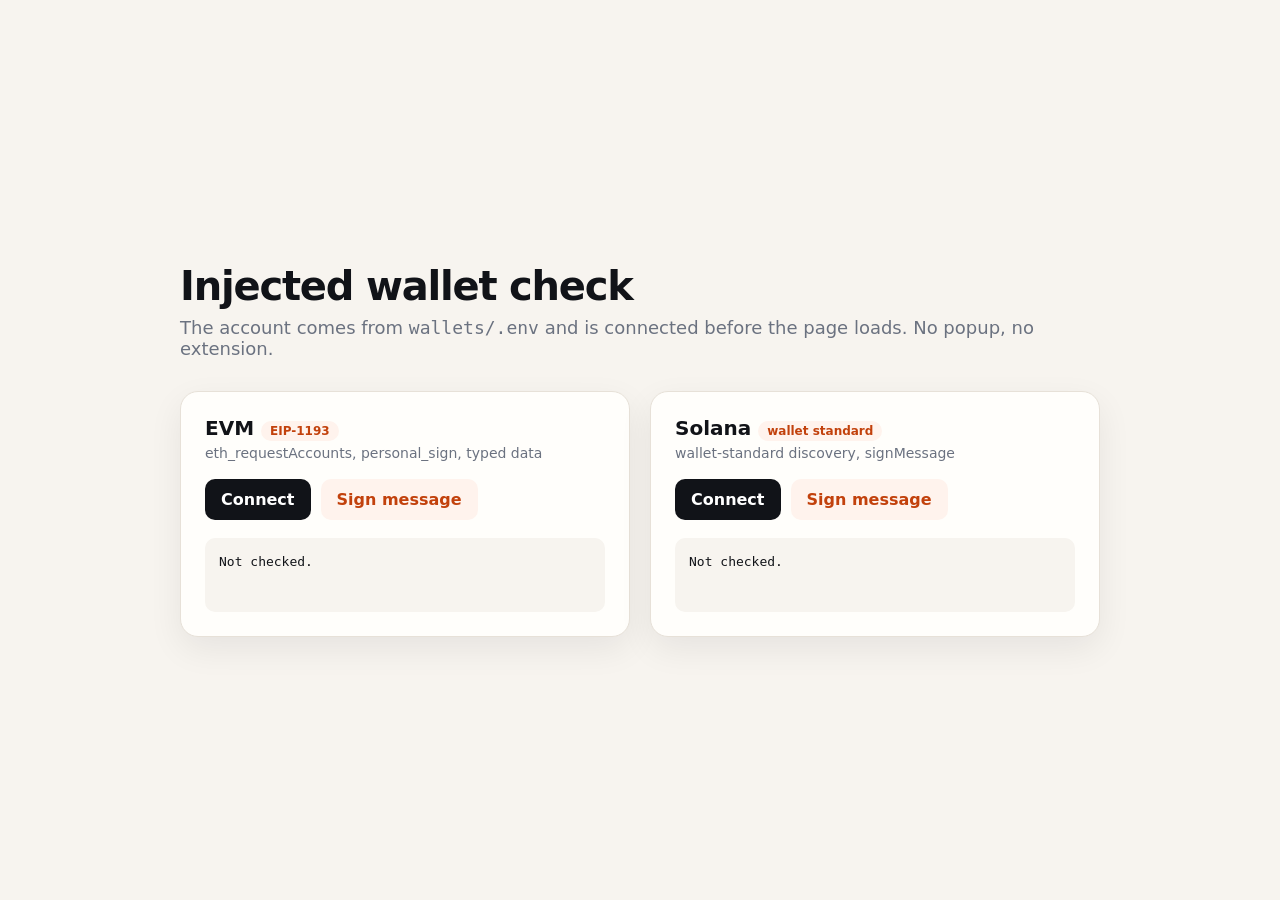
<file: wallets/inject-dapp/index.html>
<!doctype html>
<html lang="en">
<head>
<meta charset="utf-8">
<meta name="viewport" content="width=device-width,initial-scale=1">
<title>Injected wallet check</title>
<style>
  :root { color-scheme: light; }
  * { box-sizing: border-box; }
  body { margin: 0; min-height: 100vh; display: grid; place-items: center;
    background: #f7f4ef; color: #111318;
    font-family: ui-sans-serif, system-ui, -apple-system, "Segoe UI", sans-serif; }
  main { width: min(920px, 92vw); padding: 48px 0; }
  h1 { font-size: 40px; letter-spacing: -.03em; margin: 0 0 8px; }
  p.lede { color: #6b7280; margin: 0 0 32px; font-size: 18px; }
  .grid { display: grid; grid-template-columns: 1fr 1fr; gap: 20px; }
  .card { background: #fffefb; border: 1px solid #e7e1d8; border-radius: 18px;
    padding: 24px; box-shadow: 0 12px 34px rgba(17,19,24,.07); }
  h2 { font-size: 20px; margin: 0 0 4px; }
  .sub { color: #6b7280; font-size: 14px; margin: 0 0 18px; }
  .row { display: flex; gap: 10px; flex-wrap: wrap; }
  button { appearance: none; border: 0; border-radius: 10px; padding: 11px 16px;
    font: inherit; font-weight: 650; cursor: pointer; background: #111318; color: #fff; }
  button.secondary { background: #fff3ed; color: #c2410c; }
  .out { margin-top: 18px; padding: 14px; border-radius: 10px; background: #f7f4ef;
    font-family: ui-monospace, SFMono-Regular, Menlo, monospace; font-size: 13px;
    line-height: 1.5; white-space: pre-wrap; word-break: break-all; min-height: 74px; }
  .badge { display: inline-block; padding: 3px 9px; border-radius: 999px; font-size: 12px;
    background: #fff3ed; color: #c2410c; font-weight: 700; }
</style>
</head>
<body>
<main>
  <h1>Injected wallet check</h1>
  <p class="lede">The account comes from <code>wallets/.env</code> and is connected
    before the page loads. No popup, no extension.</p>
  <div class="grid">
    <section class="card">
      <h2>EVM <span class="badge">EIP-1193</span></h2>
      <p class="sub">eth_requestAccounts, personal_sign, typed data</p>
      <div class="row">
        <button id="evm-connect">Connect</button>
        <button id="evm-sign" class="secondary">Sign message</button>
      </div>
      <div id="evm-out" class="out">Not checked.</div>
    </section>
    <section class="card">
      <h2>Solana <span class="badge">wallet standard</span></h2>
      <p class="sub">wallet-standard discovery, signMessage</p>
      <div class="row">
        <button id="sol-connect">Connect</button>
        <button id="sol-sign" class="secondary">Sign message</button>
      </div>
      <div id="sol-out" class="out">Not checked.</div>
    </section>
  </div>
</main>
<script>
  const wallets = [];
  window.addEventListener('wallet-standard:register-wallet', (event) => {
    event.detail((wallet) => { if (!wallets.includes(wallet)) wallets.push(wallet); });
  });

  const evmOut = document.getElementById('evm-out');
  const solOut = document.getElementById('sol-out');
  const show = (el, value) => { el.textContent = value; };

  async function evmConnect() {
    const accounts = await window.ethereum.request({ method: 'eth_requestAccounts' });
    const chainId = await window.ethereum.request({ method: 'eth_chainId' });
    show(evmOut, 'accounts ' + accounts.join(', ') + '\nchainId ' + chainId);
    return accounts;
  }

  async function evmSign() {
    const accounts = await evmConnect();
    const message = '0x' + Array.from(new TextEncoder().encode('hello demo'))
      .map((b) => b.toString(16).padStart(2, '0')).join('');
    const signature = await window.ethereum.request({
      method: 'personal_sign', params: [message, accounts[0]],
    });
    show(evmOut, 'account ' + accounts[0] + '\nsignature ' + signature);
    return signature;
  }

  async function solWallet() {
    if (!wallets.length) {
      window.dispatchEvent(new CustomEvent('wallet-standard:register-wallet', {
        detail: (wallet) => { if (!wallets.includes(wallet)) wallets.push(wallet); },
      }));
    }
    return wallets.find((w) => w.chains.some((c) => c.startsWith('solana:')));
  }

  async function solConnect() {
    const wallet = await solWallet();
    if (!wallet) throw new Error('no wallet-standard wallet registered');
    await wallet.features['standard:connect'].connect();
    const address = wallet.accounts[0].address;
    show(solOut, 'address ' + address + '\nchains ' + wallet.chains.join(', '));
    return address;
  }

  async function solSign() {
    const wallet = await solWallet();
    if (!wallet) throw new Error('no wallet-standard wallet registered');
    await solConnect();
    const account = wallet.accounts[0];
    const message = new TextEncoder().encode('hello demo');
    const [result] = await wallet.features['solana:signMessage']
      .signMessage({ message, account });
    const hex = Array.from(result.signature)
      .map((b) => b.toString(16).padStart(2, '0')).join('');
    show(solOut, 'address ' + account.address + '\nsignature 0x' + hex);
    return hex;
  }

  window.runCheck = async () => {
    const out = { evm: null, sol: null, errors: [] };
    try { out.evm = { address: (await evmConnect())[0],
                      signature: await evmSign() }; }
    catch (e) { out.errors.push('evm: ' + e.message); }
    try { out.sol = { address: await solConnect(),
                      signature: await solSign() }; }
    catch (e) { out.errors.push('sol: ' + e.message); }
    return out;
  };

  document.getElementById('evm-connect').onclick = () => evmConnect().catch((e) => show(evmOut, e.message));
  document.getElementById('evm-sign').onclick = () => evmSign().catch((e) => show(evmOut, e.message));
  document.getElementById('sol-connect').onclick = () => solConnect().catch((e) => show(solOut, e.message));
  document.getElementById('sol-sign').onclick = () => solSign().catch((e) => show(solOut, e.message));

  if (window.ethereum) evmConnect().catch(() => {});
</script>
</body>
</html>
</file>
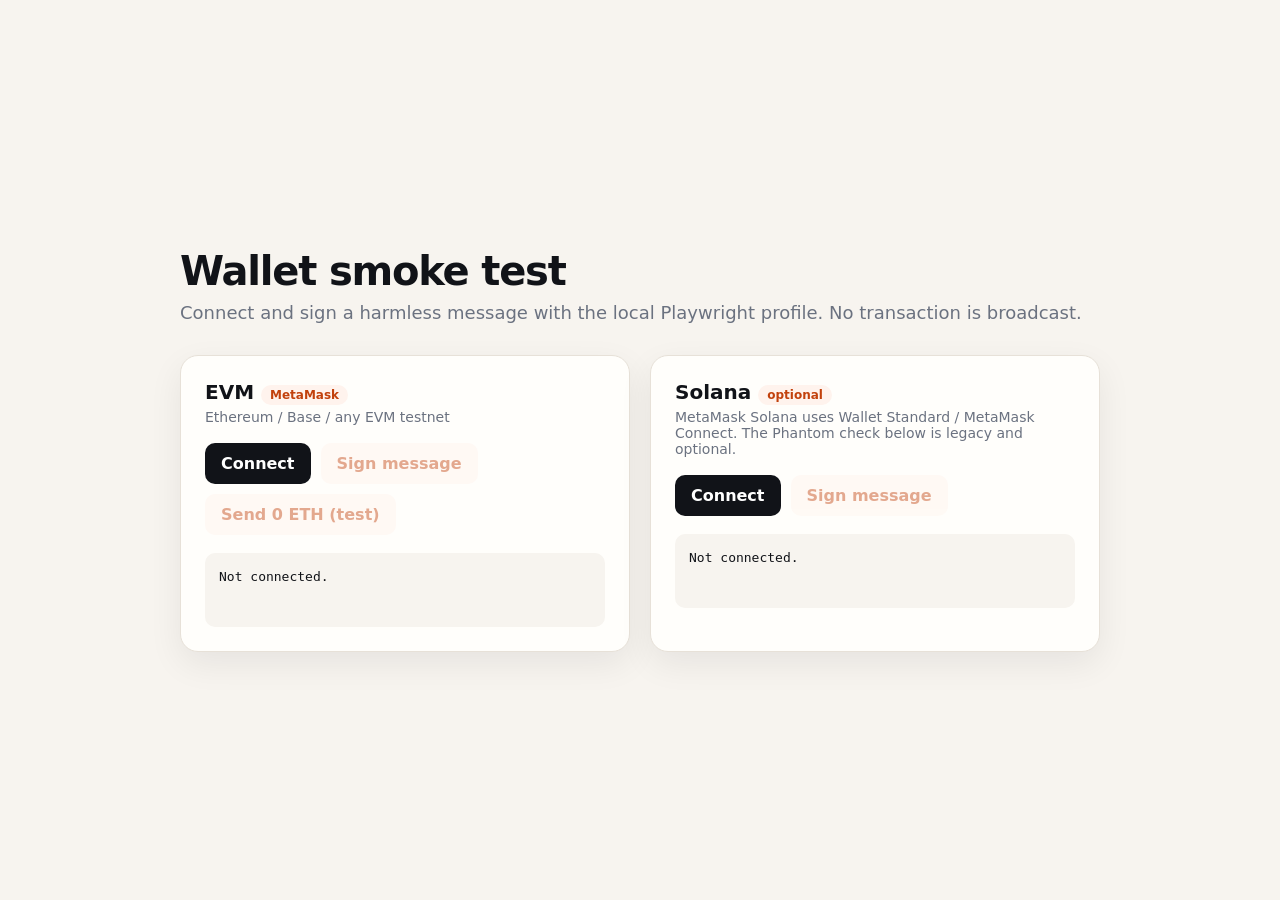
<file: wallets/test-dapp/index.html>
<!doctype html>
<html lang="en">
<head>
<meta charset="utf-8">
<meta name="viewport" content="width=device-width,initial-scale=1">
<title>Wallet smoke test</title>
<style>
  :root { color-scheme: light; }
  * { box-sizing: border-box; }
  body {
    margin: 0; min-height: 100vh; display: grid; place-items: center;
    background: #f7f4ef; color: #111318;
    font-family: ui-sans-serif, system-ui, -apple-system, "Segoe UI", sans-serif;
  }
  main { width: min(920px, 92vw); padding: 48px 0; }
  h1 { font-size: 40px; letter-spacing: -.03em; margin: 0 0 8px; }
  p.lede { color: #6b7280; margin: 0 0 32px; font-size: 18px; }
  .grid { display: grid; grid-template-columns: 1fr 1fr; gap: 20px; }
  .card {
    background: #fffefb; border: 1px solid #e7e1d8; border-radius: 18px;
    padding: 24px; box-shadow: 0 12px 34px rgba(17,19,24,.07);
  }
  h2 { font-size: 20px; margin: 0 0 4px; }
  .sub { color: #6b7280; font-size: 14px; margin: 0 0 18px; }
  .row { display: flex; gap: 10px; flex-wrap: wrap; }
  button {
    appearance: none; border: 0; border-radius: 10px; padding: 11px 16px;
    font: inherit; font-weight: 650; cursor: pointer; background: #111318; color: #fff;
  }
  button.secondary { background: #fff3ed; color: #c2410c; }
  button:disabled { opacity: .45; cursor: not-allowed; }
  .out {
    margin-top: 18px; padding: 14px; border-radius: 10px; background: #f7f4ef;
    font-family: ui-monospace, SFMono-Regular, Menlo, monospace; font-size: 13px;
    line-height: 1.5; white-space: pre-wrap; word-break: break-all; min-height: 74px;
  }
  .badge { display: inline-block; padding: 3px 9px; border-radius: 999px; font-size: 12px;
    background: #fff3ed; color: #c2410c; font-weight: 700; }
</style>
</head>
<body>
<main>
  <h1>Wallet smoke test</h1>
  <p class="lede">Connect and sign a harmless message with the local Playwright profile.
    No transaction is broadcast.</p>
  <div class="grid">
    <section class="card">
      <h2>EVM <span class="badge">MetaMask</span></h2>
      <p class="sub">Ethereum / Base / any EVM testnet</p>
      <div class="row">
        <button id="evm-connect">Connect</button>
        <button id="evm-sign" class="secondary" disabled>Sign message</button>
        <button id="evm-tx" class="secondary" disabled>Send 0 ETH (test)</button>
      </div>
      <div id="evm-out" class="out">Not connected.</div>
    </section>
    <section class="card">
      <h2>Solana <span class="badge">optional</span></h2>
      <p class="sub">MetaMask Solana uses Wallet Standard / MetaMask Connect.
        The Phantom check below is legacy and optional.</p>
      <div class="row">
        <button id="sol-connect">Connect</button>
        <button id="sol-sign" class="secondary" disabled>Sign message</button>
      </div>
      <div id="sol-out" class="out">Not connected.</div>
    </section>
  </div>
</main>
<script>
const evmOut = document.getElementById('evm-out');
const solOut = document.getElementById('sol-out');
const evmSign = document.getElementById('evm-sign');
const evmTx = document.getElementById('evm-tx');
const solSign = document.getElementById('sol-sign');
let evmAccount = null;
let solPublicKey = null;

const log = (el, text) => { el.textContent = text; };

document.getElementById('evm-connect').addEventListener('click', async () => {
  try {
    if (!window.ethereum) throw new Error('window.ethereum not found — is MetaMask loaded?');
    const accounts = await window.ethereum.request({ method: 'eth_requestAccounts' });
    evmAccount = accounts[0];
    const chainId = await window.ethereum.request({ method: 'eth_chainId' });
    log(evmOut, 'Connected\n' + evmAccount + '\nchain ' + parseInt(chainId, 16));
    evmSign.disabled = false;
    evmTx.disabled = false;
    window.__EVM_CONNECTED__ = true;
  } catch (e) {
    log(evmOut, 'Error: ' + (e.message || e));
  }
});

evmTx.addEventListener('click', async () => {
  try {
    if (!evmAccount) throw new Error('Connect first');
    const hash = await window.ethereum.request({
      method: 'eth_sendTransaction',
      params: [{ from: evmAccount, to: evmAccount, value: '0x0' }],
    });
    log(evmOut, 'Connected\n' + evmAccount + '\n\nTransaction\n' + hash);
    window.__EVM_TX__ = hash;
  } catch (e) {
    log(evmOut, 'Error: ' + (e.message || e));
  }
});

evmSign.addEventListener('click', async () => {
  try {
    const message = 'open-video-demo wallet smoke test\n' + new Date().toISOString();
    const sig = await window.ethereum.request({
      method: 'personal_sign',
      params: [message, evmAccount],
    });
    log(evmOut, 'Connected\n' + evmAccount + '\n\nSignature\n' + sig);
    window.__EVM_SIGNED__ = true;
  } catch (e) {
    log(evmOut, 'Error: ' + (e.message || e));
  }
});

function solanaProvider() {
  return (window.phantom && window.phantom.solana) || window.solana || null;
}

document.getElementById('sol-connect').addEventListener('click', async () => {
  try {
    const provider = solanaProvider();
    if (!provider) throw new Error('Solana provider not found — is Phantom loaded?');
    const res = await provider.connect();
    solPublicKey = (res && res.publicKey) || provider.publicKey;
    log(solOut, 'Connected\n' + solPublicKey.toString());
    solSign.disabled = false;
    window.__SOL_CONNECTED__ = true;
  } catch (e) {
    log(solOut, 'Error: ' + (e.message || e));
  }
});

solSign.addEventListener('click', async () => {
  try {
    const provider = solanaProvider();
    const message = 'open-video-demo wallet smoke test\n' + new Date().toISOString();
    const encoded = new TextEncoder().encode(message);
    const res = await provider.signMessage(encoded, 'utf8');
    const sig = res.signature || res;
    log(solOut, 'Connected\n' + solPublicKey.toString() + '\n\nSignature\n' +
      Array.from(sig).map(b => b.toString(16).padStart(2, '0')).join(''));
    window.__SOL_SIGNED__ = true;
  } catch (e) {
    log(solOut, 'Error: ' + (e.message || e));
  }
});
</script>
</body>
</html>
</file>
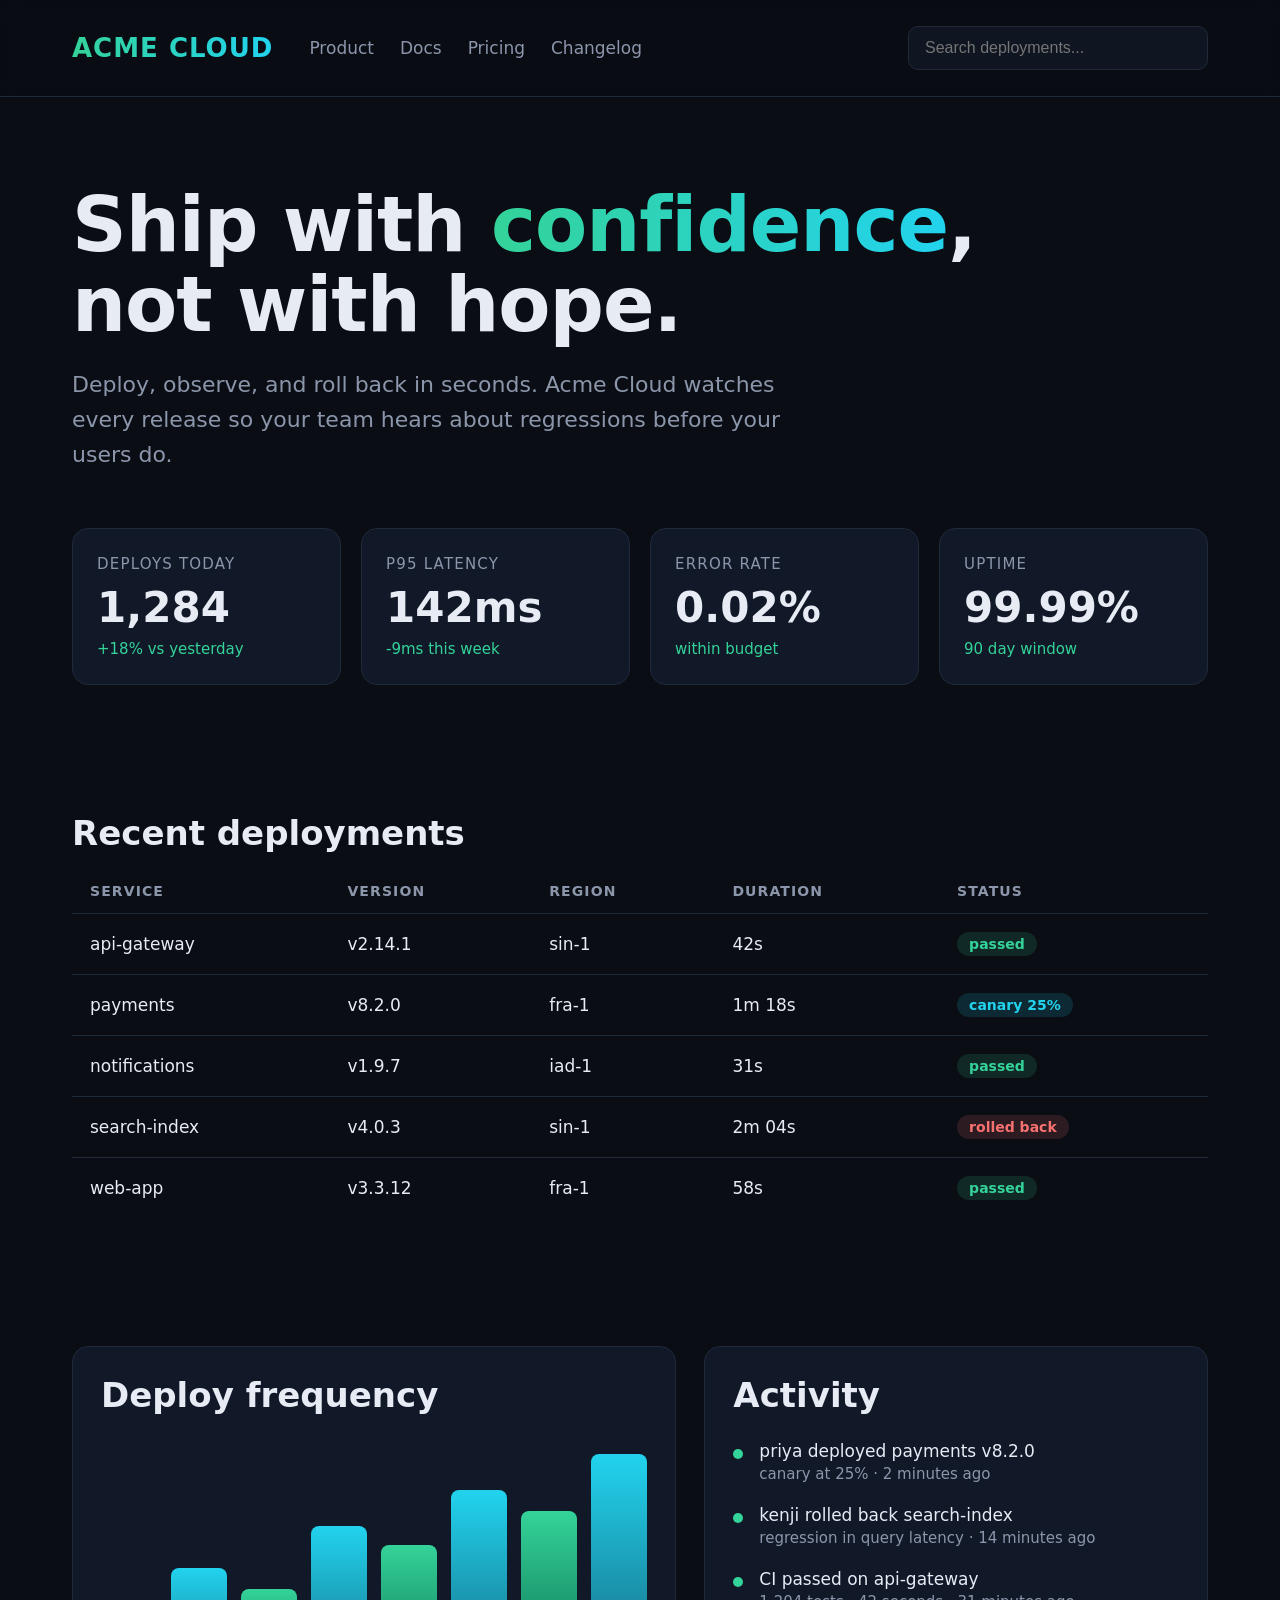
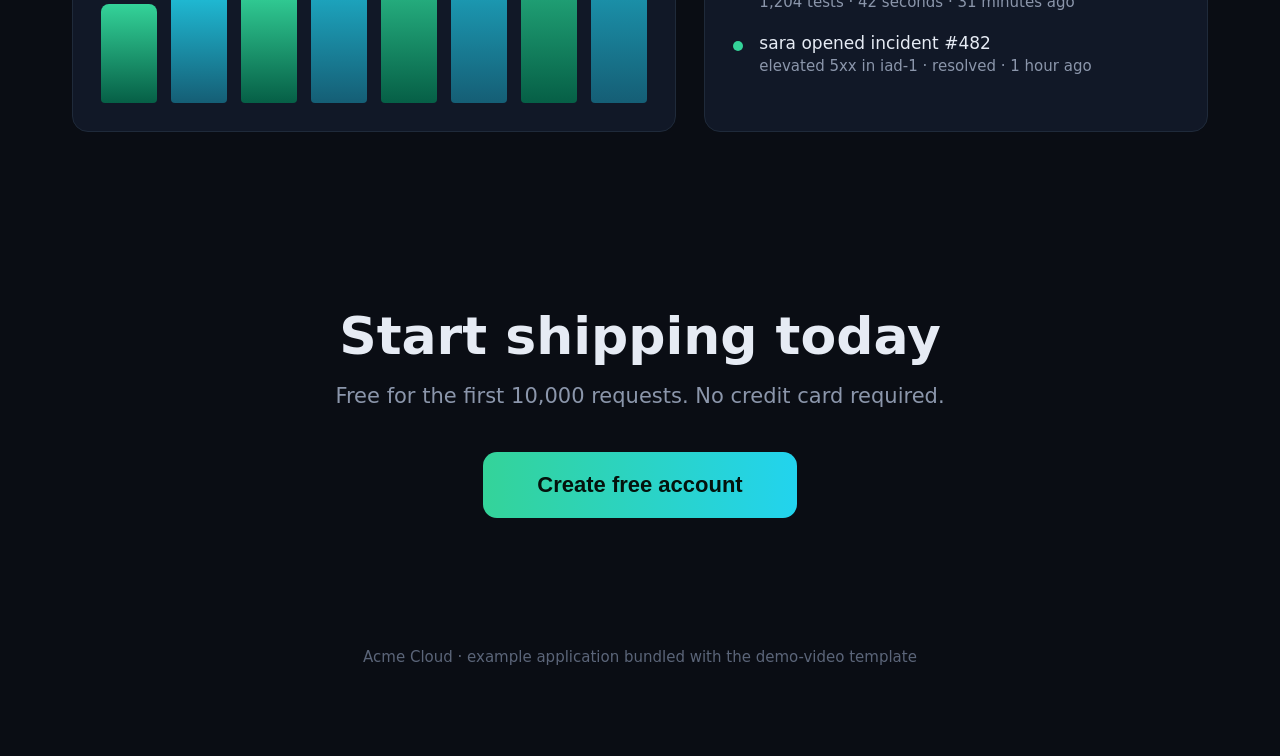
<file: videos/example/app/index.html>
<!doctype html>
<html lang="en">
<head>
<meta charset="utf-8">
<title>Acme Cloud</title>
<style>
  *{box-sizing:border-box;margin:0;padding:0}
  :root{
    --bg:#0a0d14; --panel:#111827; --line:#1f2a3a; --text:#e6ebf4;
    --dim:#8b96ab; --green:#34d399; --cyan:#22d3ee; --violet:#a78bfa;
  }
  html{scroll-behavior:auto}
  body{width:1280px;margin:0 auto;background:var(--bg);color:var(--text);
    font-family:'Ubuntu Sans','DejaVu Sans',system-ui,sans-serif}
  section{padding:64px 72px}

  .top{position:sticky;top:0;z-index:10;display:flex;align-items:center;gap:36px;
    padding:26px 72px;background:rgba(10,13,20,.92);border-bottom:1px solid var(--line);
    backdrop-filter:blur(8px)}
  .logo{font-size:26px;font-weight:800;letter-spacing:1px;
    background:linear-gradient(90deg,var(--green),var(--cyan));
    -webkit-background-clip:text;background-clip:text;color:transparent}
  .top nav{display:flex;gap:26px;color:var(--dim);font-size:17px}
  .top .spacer{flex:1}
  #search{width:300px;padding:12px 16px;border-radius:10px;font-size:16px;
    border:1px solid var(--line);background:#0f1521;color:var(--text);outline:none}
  #search:focus{border-color:var(--green);box-shadow:0 0 0 3px rgba(52,211,153,.15)}

  .hero{padding-top:88px}
  h1{font-size:76px;line-height:1.05;font-weight:800;letter-spacing:-1px}
  h1 em{font-style:normal;background:linear-gradient(90deg,var(--green),var(--cyan));
    -webkit-background-clip:text;background-clip:text;color:transparent}
  .hero p{margin-top:22px;font-size:22px;color:var(--dim);max-width:760px;line-height:1.6}
  .stats{display:grid;grid-template-columns:repeat(4,1fr);gap:20px;margin-top:56px}
  .stat{background:var(--panel);border:1px solid var(--line);border-radius:16px;
    padding:26px 24px;opacity:0;animation:up .7s cubic-bezier(.2,.9,.25,1) forwards}
  .stat:nth-child(1){animation-delay:.1s}.stat:nth-child(2){animation-delay:.2s}
  .stat:nth-child(3){animation-delay:.3s}.stat:nth-child(4){animation-delay:.4s}
  .stat .k{font-size:15px;color:var(--dim);text-transform:uppercase;letter-spacing:1.2px}
  .stat .v{font-size:42px;font-weight:800;margin-top:10px}
  .stat .d{font-size:15px;color:var(--green);margin-top:8px}
  @keyframes up{from{opacity:0;transform:translateY(18px)}to{opacity:1;transform:none}}

  h2{font-size:34px;font-weight:700}
  .runs table{width:100%;margin-top:30px;border-collapse:collapse;font-size:17px}
  .runs th{text-align:left;color:var(--dim);font-weight:600;font-size:14px;
    text-transform:uppercase;letter-spacing:1.1px;padding:0 18px 14px}
  .runs td{padding:18px;border-top:1px solid var(--line);color:var(--text)}
  .runs tr:hover td{background:#131b2a}
  .pill{display:inline-block;padding:4px 12px;border-radius:999px;font-size:14px;font-weight:600}
  .ok{background:rgba(52,211,153,.14);color:var(--green)}
  .run{background:rgba(34,211,238,.14);color:var(--cyan)}
  .fail{background:rgba(248,113,113,.14);color:#f87171}

  .activity{display:grid;grid-template-columns:1.2fr 1fr;gap:28px}
  .card{background:var(--panel);border:1px solid var(--line);border-radius:16px;padding:28px}
  .chart{display:flex;align-items:flex-end;gap:14px;height:260px;margin-top:28px}
  .chart i{flex:1;border-radius:8px 8px 4px 4px;background:linear-gradient(180deg,var(--cyan),#155e75);
    transform-origin:bottom;animation:grow 1s cubic-bezier(.2,.9,.25,1) both}
  .chart i:nth-child(odd){background:linear-gradient(180deg,var(--green),#065f46)}
  .chart i:nth-child(1){animation-delay:.1s}.chart i:nth-child(2){animation-delay:.15s}
  .chart i:nth-child(3){animation-delay:.2s}.chart i:nth-child(4){animation-delay:.25s}
  .chart i:nth-child(5){animation-delay:.3s}.chart i:nth-child(6){animation-delay:.35s}
  .chart i:nth-child(7){animation-delay:.4s}.chart i:nth-child(8){animation-delay:.45s}
  @keyframes grow{from{transform:scaleY(.05)}to{transform:scaleY(1)}}
  .feed{display:flex;flex-direction:column;gap:22px;margin-top:26px}
  .item{display:flex;gap:16px;align-items:flex-start}
  .dot{width:10px;height:10px;border-radius:50%;background:var(--green);margin-top:8px;flex:0 0 10px}
  .item .who{font-size:17px}.item .what{font-size:15px;color:var(--dim);margin-top:4px}

  .cta{text-align:center;padding:110px 72px 130px}
  .cta h2{font-size:52px}
  .cta p{margin-top:18px;font-size:21px;color:var(--dim)}
  .btn{display:inline-block;margin-top:44px;padding:20px 54px;border-radius:14px;
    font-size:22px;font-weight:700;color:#04120c;
    background:linear-gradient(90deg,var(--green),var(--cyan));border:none;cursor:pointer}
  .foot{text-align:center;padding:0 0 90px;color:#5b6579;font-size:15px}
</style>
</head>
<body>

<header class="top">
  <div class="logo">ACME CLOUD</div>
  <nav><span>Product</span><span>Docs</span><span>Pricing</span><span>Changelog</span></nav>
  <div class="spacer"></div>
  <input id="search" placeholder="Search deployments...">
</header>

<section class="hero">
  <h1>Ship with <em>confidence</em>,<br>not with hope.</h1>
  <p>Deploy, observe, and roll back in seconds. Acme Cloud watches every release so your
     team hears about regressions before your users do.</p>
  <div class="stats">
    <div class="stat"><div class="k">Deploys today</div><div class="v">1,284</div><div class="d">+18% vs yesterday</div></div>
    <div class="stat"><div class="k">p95 latency</div><div class="v">142ms</div><div class="d">-9ms this week</div></div>
    <div class="stat"><div class="k">Error rate</div><div class="v">0.02%</div><div class="d">within budget</div></div>
    <div class="stat"><div class="k">Uptime</div><div class="v">99.99%</div><div class="d">90 day window</div></div>
  </div>
</section>

<section class="runs">
  <h2>Recent deployments</h2>
  <table>
    <thead><tr><th>Service</th><th>Version</th><th>Region</th><th>Duration</th><th>Status</th></tr></thead>
    <tbody>
      <tr><td>api-gateway</td><td>v2.14.1</td><td>sin-1</td><td>42s</td><td><span class="pill ok">passed</span></td></tr>
      <tr><td>payments</td><td>v8.2.0</td><td>fra-1</td><td>1m 18s</td><td><span class="pill run">canary 25%</span></td></tr>
      <tr><td>notifications</td><td>v1.9.7</td><td>iad-1</td><td>31s</td><td><span class="pill ok">passed</span></td></tr>
      <tr><td>search-index</td><td>v4.0.3</td><td>sin-1</td><td>2m 04s</td><td><span class="pill fail">rolled back</span></td></tr>
      <tr><td>web-app</td><td>v3.3.12</td><td>fra-1</td><td>58s</td><td><span class="pill ok">passed</span></td></tr>
    </tbody>
  </table>
</section>

<section class="activity">
  <div class="card">
    <h2>Deploy frequency</h2>
    <div class="chart">
      <i style="height:38%"></i><i style="height:52%"></i><i style="height:44%"></i>
      <i style="height:68%"></i><i style="height:61%"></i><i style="height:82%"></i>
      <i style="height:74%"></i><i style="height:96%"></i>
    </div>
  </div>
  <div class="card">
    <h2>Activity</h2>
    <div class="feed">
      <div class="item"><span class="dot"></span><div><div class="who">priya deployed payments v8.2.0</div><div class="what">canary at 25% &middot; 2 minutes ago</div></div></div>
      <div class="item"><span class="dot"></span><div><div class="who">kenji rolled back search-index</div><div class="what">regression in query latency &middot; 14 minutes ago</div></div></div>
      <div class="item"><span class="dot"></span><div><div class="who">CI passed on api-gateway</div><div class="what">1,204 tests &middot; 42 seconds &middot; 31 minutes ago</div></div></div>
      <div class="item"><span class="dot"></span><div><div class="who">sara opened incident #482</div><div class="what">elevated 5xx in iad-1 &middot; resolved &middot; 1 hour ago</div></div></div>
    </div>
  </div>
</section>

<section class="cta">
  <h2>Start shipping today</h2>
  <p>Free for the first 10,000 requests. No credit card required.</p>
  <button class="btn">Create free account</button>
</section>
<div class="foot">Acme Cloud &middot; example application bundled with the demo-video template</div>

</body>
</html>
</file>
